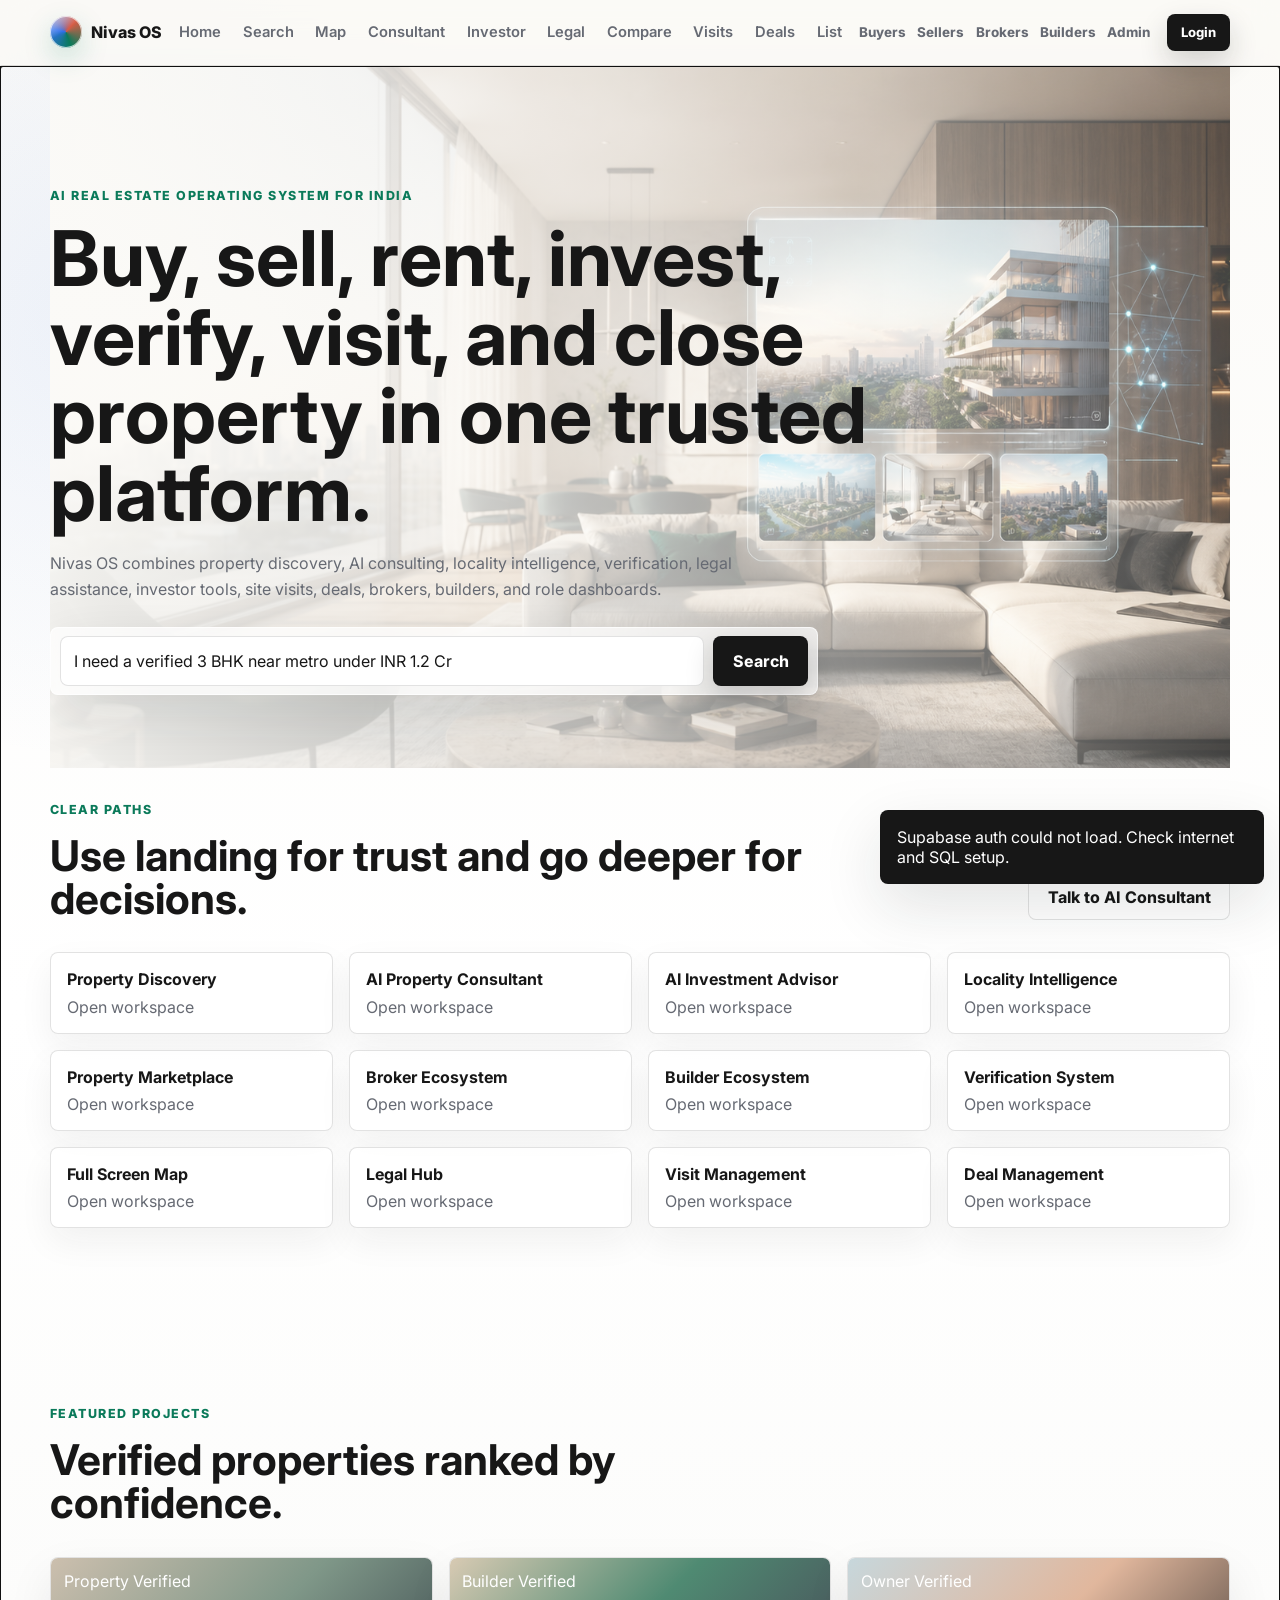
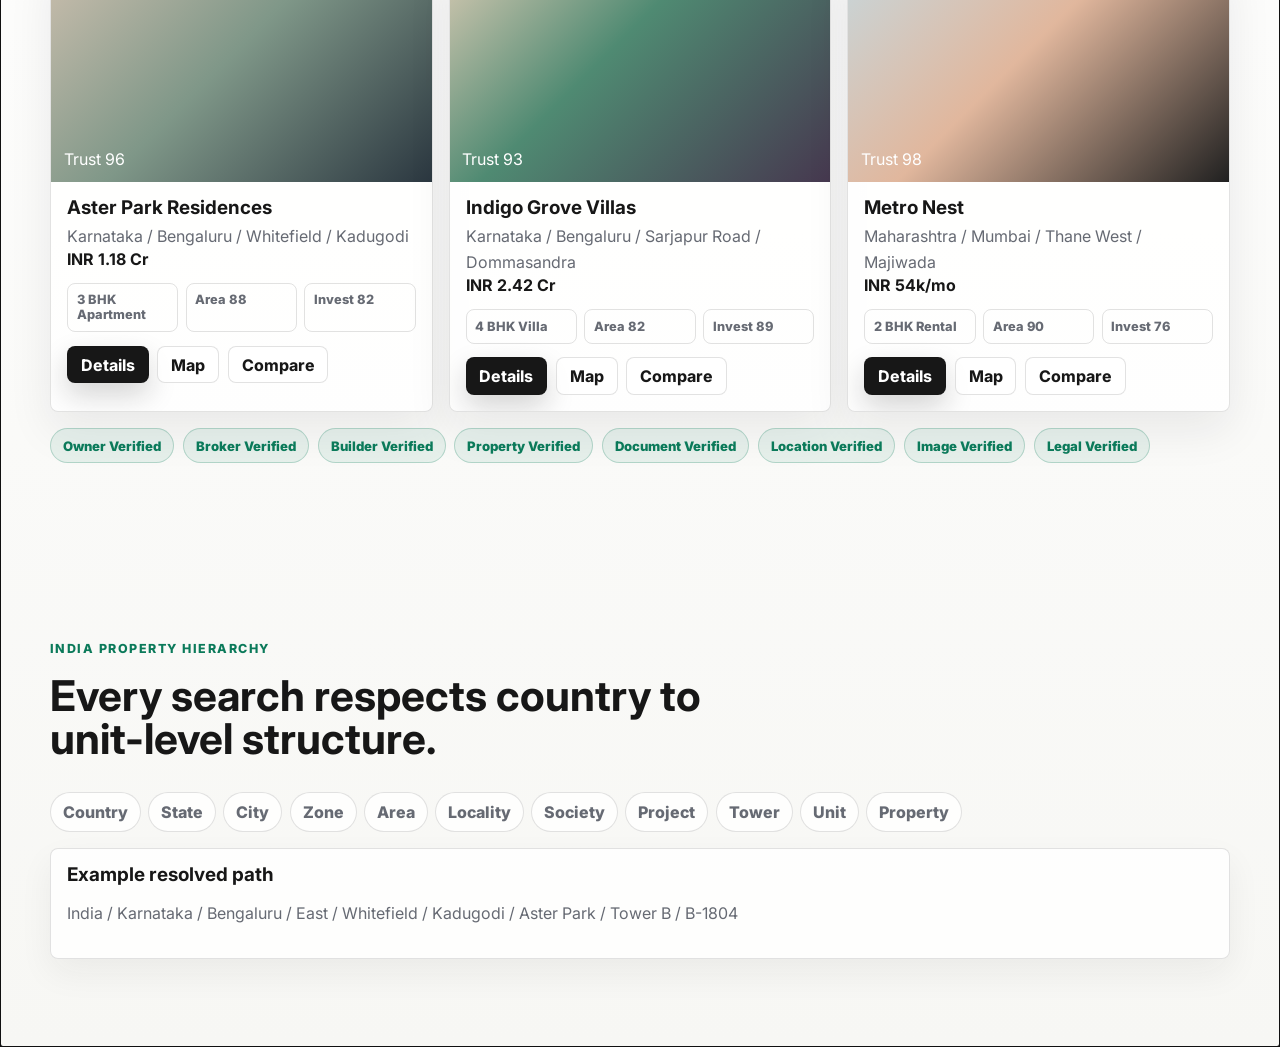
<file: index.html>
<!doctype html>
<html lang="en">
  <head>
    <meta charset="UTF-8" />
    <meta name="viewport" content="width=device-width, initial-scale=1.0" />
    <meta
      name="description"
      content="Nivas OS is an AI-powered real estate operating system for India covering discovery, consulting, investment, verification, legal, visits, and deals."
    />
    <title>Nivas OS | AI Real Estate Operating System</title>
    <link rel="preconnect" href="https://fonts.googleapis.com" />
    <link rel="preconnect" href="https://fonts.gstatic.com" crossorigin />
    <link
      href="https://fonts.googleapis.com/css2?family=Inter:wght@400;500;600;700;800&display=swap"
      rel="stylesheet"
    />
    <link rel="stylesheet" href="/styles.css?v=20260607-devlake" />
  </head>
  <body>
    <a class="skip-link" href="#app">Skip to content</a>
    <div id="shell"></div>
    <main id="app" tabindex="-1"></main>
    <div id="drawer-root"></div>
    <script src="/app.js?v=20260607-devlake"></script>
  </body>
</html>
</file>
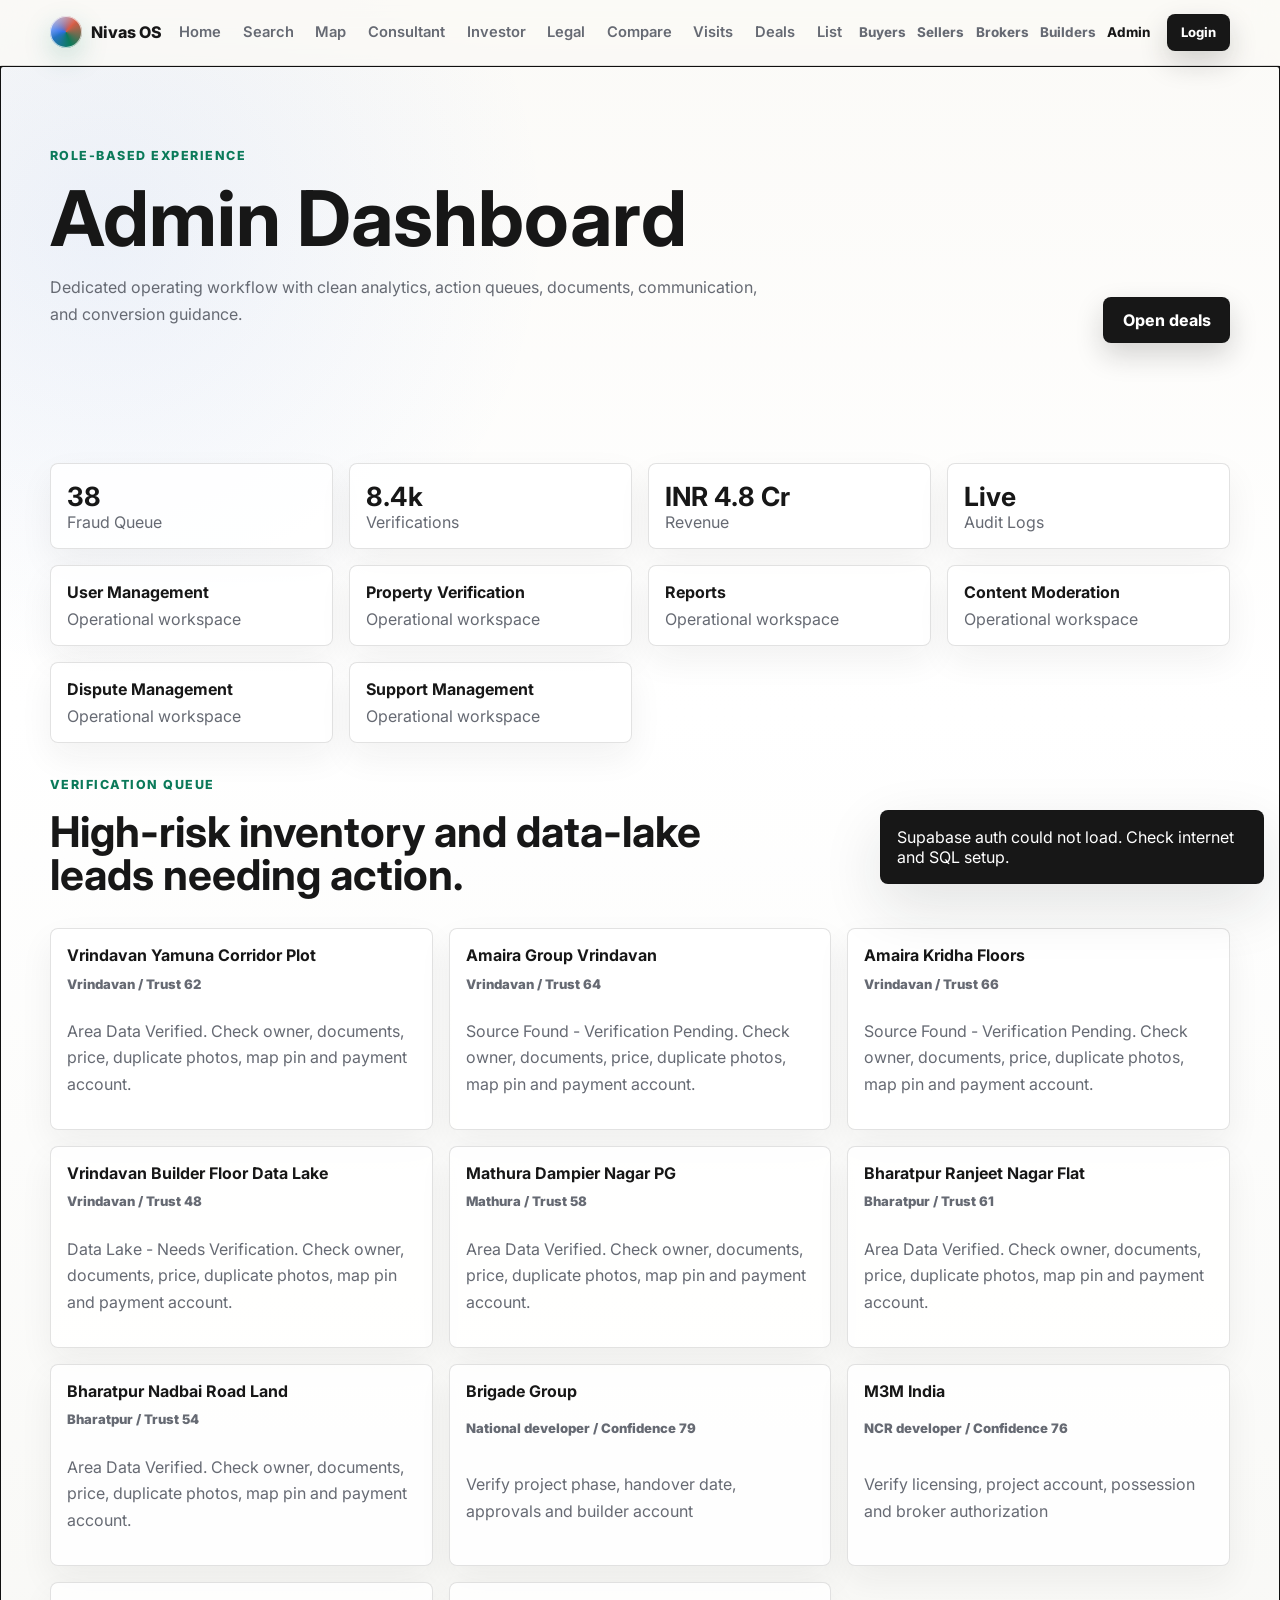
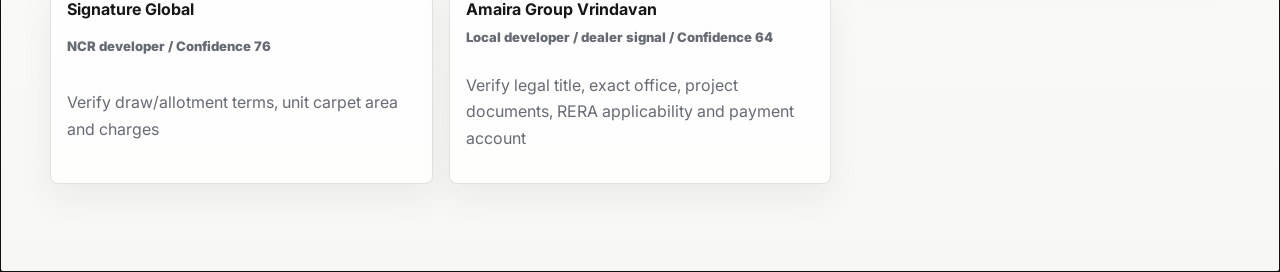
<file: admin/index.html>
<!doctype html><html lang="en"><head><meta charset="UTF-8" /><meta name="viewport" content="width=device-width, initial-scale=1.0" /><title>Nivas OS</title><link rel="preconnect" href="https://fonts.googleapis.com" /><link rel="preconnect" href="https://fonts.gstatic.com" crossorigin /><link href="https://fonts.googleapis.com/css2?family=Inter:wght@400;500;600;700;800&display=swap" rel="stylesheet" /><link rel="stylesheet" href="/styles.css?v=20260607-devlake" /></head><body><a class="skip-link" href="#app">Skip to content</a><div id="shell"></div><main id="app" tabindex="-1"></main><div id="drawer-root"></div><script src="/app.js?v=20260607-devlake"></script></body></html>
</file>
<file: styles.css>
:root {
  color-scheme: light;
  --ink: #171717;
  --muted: #666a73;
  --soft: #f6f4ef;
  --panel: rgba(255, 255, 255, 0.88);
  --line: rgba(23, 23, 23, 0.12);
  --line-strong: rgba(23, 23, 23, 0.2);
  --emerald: #0b7a5a;
  --blue: #2f6fed;
  --coral: #d95c45;
  --gold: #aa7a23;
  --plum: #6b5278;
  --shadow: 0 22px 60px rgba(27, 30, 37, 0.12);
  --radius: 8px;
  --max: 1180px;
}

* {
  box-sizing: border-box;
}

html {
  scroll-behavior: smooth;
}

body {
  margin: 0;
  font-family: Inter, ui-sans-serif, system-ui, -apple-system, BlinkMacSystemFont, "Segoe UI", sans-serif;
  color: var(--ink);
  background:
    radial-gradient(circle at 8% 12%, rgba(47, 111, 237, 0.08), transparent 28rem),
    linear-gradient(180deg, #fbfaf7 0%, #ffffff 38%, #f7f7f4 100%);
}

body.drawer-open {
  overflow: hidden;
}

button,
input,
textarea {
  font: inherit;
}

button,
a {
  -webkit-tap-highlight-color: transparent;
}

button {
  cursor: pointer;
}

a {
  color: inherit;
  text-decoration: none;
}

img {
  display: block;
  max-width: 100%;
}

.skip-link {
  position: fixed;
  left: 1rem;
  top: 1rem;
  z-index: 100;
  transform: translateY(-160%);
  background: var(--ink);
  color: #fff;
  padding: 0.75rem 1rem;
  border-radius: var(--radius);
}

.skip-link:focus {
  transform: translateY(0);
}

.site-header {
  position: sticky;
  top: 0;
  z-index: 50;
  display: flex;
  align-items: center;
  justify-content: space-between;
  gap: 1rem;
  padding: 0.85rem max(1.25rem, calc((100% - var(--max)) / 2));
  backdrop-filter: blur(20px);
  background: rgba(251, 250, 247, 0.78);
  border-bottom: 1px solid transparent;
  transition: border-color 180ms ease, background 180ms ease;
}

.site-header[data-elevated="true"] {
  border-bottom-color: var(--line);
  background: rgba(251, 250, 247, 0.94);
}

.brand {
  display: inline-flex;
  align-items: center;
  gap: 0.55rem;
  font-weight: 800;
  letter-spacing: 0;
}

.brand-mark {
  width: 2rem;
  height: 2rem;
  border-radius: 50%;
  background:
    linear-gradient(145deg, rgba(255, 255, 255, 0.7), transparent 46%),
    conic-gradient(from 160deg, var(--emerald), var(--blue), var(--coral), var(--emerald));
  box-shadow: inset 0 0 0 1px rgba(255, 255, 255, 0.7), 0 10px 28px rgba(11, 122, 90, 0.22);
}

.nav-links {
  display: flex;
  align-items: center;
  gap: 1.35rem;
  color: var(--muted);
  font-size: 0.92rem;
  font-weight: 600;
}

.nav-links a {
  transition: color 160ms ease;
}

.nav-links a:hover,
.nav-links a:focus-visible {
  color: var(--ink);
}

.header-actions {
  display: flex;
  align-items: center;
  gap: 0.65rem;
}

.button,
.icon-button,
.segmented button,
.role-tabs button,
.search-chips button {
  border: 1px solid var(--line);
  transition: transform 160ms ease, box-shadow 160ms ease, border-color 160ms ease, background 160ms ease;
}

.button {
  display: inline-flex;
  align-items: center;
  justify-content: center;
  min-height: 2.9rem;
  padding: 0 1.15rem;
  border-radius: var(--radius);
  background: var(--ink);
  color: #fff;
  font-weight: 750;
  white-space: nowrap;
  box-shadow: 0 12px 28px rgba(23, 23, 23, 0.18);
}

.button:hover,
.button:focus-visible {
  transform: translateY(-1px);
  box-shadow: 0 16px 36px rgba(23, 23, 23, 0.22);
}

.button.ghost {
  background: rgba(255, 255, 255, 0.72);
  color: var(--ink);
  box-shadow: none;
}

.button.compact {
  min-height: 2.45rem;
  padding-inline: 0.9rem;
}

.icon-button {
  display: inline-grid;
  place-items: center;
  width: 2.45rem;
  height: 2.45rem;
  border-radius: 50%;
  background: rgba(255, 255, 255, 0.72);
  color: var(--ink);
  font-size: 1.2rem;
}

.icon-button:hover,
.icon-button:focus-visible {
  border-color: var(--line-strong);
  transform: translateY(-1px);
}

.hero {
  position: relative;
  min-height: 82vh;
  display: flex;
  align-items: center;
  overflow: hidden;
  isolation: isolate;
  padding: 6rem max(1.25rem, calc((100% - var(--max)) / 2)) 4rem;
}

.hero-image,
.hero-overlay {
  position: absolute;
  inset: 0;
  width: 100%;
  height: 100%;
}

.hero-image {
  object-fit: cover;
  z-index: -3;
}

.hero-overlay {
  z-index: -2;
  background:
    linear-gradient(90deg, rgba(251, 250, 247, 0.94) 0%, rgba(251, 250, 247, 0.84) 34%, rgba(251, 250, 247, 0.38) 66%, rgba(251, 250, 247, 0.18) 100%),
    linear-gradient(180deg, rgba(251, 250, 247, 0.25), rgba(251, 250, 247, 0.84));
}

.hero-content {
  width: min(48rem, 100%);
}

.eyebrow {
  margin: 0 0 0.85rem;
  color: var(--emerald);
  font-size: 0.78rem;
  font-weight: 800;
  letter-spacing: 0.12em;
  text-transform: uppercase;
}

h1,
h2,
h3,
p {
  letter-spacing: 0;
}

h1,
h2,
h3 {
  margin: 0;
  line-height: 1.02;
}

h1 {
  max-width: 46rem;
  font-size: 4.65rem;
}

h2 {
  font-size: 2.65rem;
}

h3 {
  font-size: 1.18rem;
}

p {
  line-height: 1.65;
}

.hero-copy {
  max-width: 39rem;
  margin: 1.35rem 0 1.7rem;
  color: #3e4148;
  font-size: 1.12rem;
}

.hero-search {
  width: min(46rem, 100%);
  padding: 0.55rem;
  border: 1px solid rgba(255, 255, 255, 0.74);
  border-radius: var(--radius);
  background: rgba(255, 255, 255, 0.62);
  box-shadow: var(--shadow);
  backdrop-filter: blur(18px);
}

.hero-search label,
.prompt-row label,
.newsletter-form label {
  display: block;
  margin: 0 0 0.45rem;
  color: var(--muted);
  font-size: 0.78rem;
  font-weight: 800;
  text-transform: uppercase;
  letter-spacing: 0.08em;
}

.query-shell {
  display: grid;
  grid-template-columns: auto 1fr auto;
  align-items: center;
  gap: 0.75rem;
  padding: 0.4rem 0.4rem 0.4rem 0.8rem;
  border-radius: calc(var(--radius) - 2px);
  background: rgba(255, 255, 255, 0.9);
}

.query-shell input,
.newsletter-form input {
  width: 100%;
  border: 0;
  outline: 0;
  background: transparent;
  color: var(--ink);
}

.hero-metrics {
  display: flex;
  flex-wrap: wrap;
  gap: 0.75rem;
  margin-top: 1rem;
}

.hero-metrics span {
  padding: 0.58rem 0.72rem;
  border-radius: var(--radius);
  background: rgba(255, 255, 255, 0.68);
  color: var(--muted);
  font-size: 0.88rem;
  backdrop-filter: blur(12px);
}

.hero-metrics strong {
  color: var(--ink);
}

.location-picker,
.place-shortcuts {
  display: flex;
  flex-wrap: wrap;
  gap: 0.45rem;
}

.location-picker {
  margin-bottom: 0.55rem;
}

.place-shortcuts {
  margin-top: 0.8rem;
}

.location-picker button,
.place-shortcuts button,
.city-grid button {
  border: 1px solid var(--line);
  border-radius: 999px;
  background: rgba(255, 255, 255, 0.76);
  color: var(--muted);
  min-height: 2.2rem;
  padding: 0.45rem 0.7rem;
  font-weight: 800;
  transition: background 160ms ease, color 160ms ease, border-color 160ms ease, transform 160ms ease;
}

.location-picker button.active,
.location-picker button:hover,
.location-picker button:focus-visible,
.place-shortcuts button:hover,
.place-shortcuts button:focus-visible,
.city-grid button:hover,
.city-grid button:focus-visible {
  background: var(--ink);
  color: #fff;
  border-color: var(--ink);
  transform: translateY(-1px);
}

.section {
  width: min(var(--max), calc(100% - 2.5rem));
  margin: 0 auto;
  padding: 5.5rem 0;
}

.section-heading {
  max-width: 46rem;
  margin-bottom: 2rem;
}

.section-heading p:not(.eyebrow) {
  color: var(--muted);
  margin: 1rem 0 0;
}

.section-heading.split {
  max-width: none;
  display: flex;
  align-items: end;
  justify-content: space-between;
  gap: 2rem;
}

.section-heading.split > p {
  max-width: 29rem;
}

.ai-workspace,
.map-layout,
.faq-news {
  display: grid;
  grid-template-columns: minmax(0, 1.15fr) minmax(20rem, 0.85fr);
  gap: 1rem;
}

.ai-panel,
.ai-answer,
.score-panel,
.layer-panel,
.newsletter,
.faq,
.role-board {
  border: 1px solid var(--line);
  border-radius: var(--radius);
  background: var(--panel);
  box-shadow: 0 18px 45px rgba(27, 30, 37, 0.08);
  backdrop-filter: blur(18px);
}

.ai-panel {
  padding: 1rem;
}

.prompt-row textarea {
  width: 100%;
  resize: vertical;
  min-height: 8rem;
  border: 1px solid var(--line);
  border-radius: var(--radius);
  background: #fff;
  color: var(--ink);
  padding: 1rem;
  outline: 0;
}

.prompt-row textarea:focus,
.query-shell:focus-within,
.newsletter-form div:focus-within {
  box-shadow: 0 0 0 4px rgba(47, 111, 237, 0.14);
  border-color: rgba(47, 111, 237, 0.46);
}

.prompt-actions,
.search-chips {
  display: flex;
  flex-wrap: wrap;
  gap: 0.65rem;
  margin-top: 0.8rem;
}

.search-chips button {
  border-radius: 999px;
  background: #fff;
  color: var(--muted);
  padding: 0.55rem 0.8rem;
  font-weight: 700;
}

.search-chips button:hover,
.search-chips button:focus-visible {
  color: var(--ink);
  border-color: var(--line-strong);
}

.ai-answer {
  padding: 1.35rem;
  display: flex;
  flex-direction: column;
  justify-content: space-between;
}

.ai-label {
  margin: 0 0 1rem;
  color: var(--blue);
  font-weight: 800;
  font-size: 0.78rem;
  text-transform: uppercase;
}

.ai-answer p:not(.ai-label) {
  color: var(--muted);
}

.confidence-grid,
.property-scores,
.drawer-metrics {
  display: grid;
  grid-template-columns: repeat(3, 1fr);
  gap: 0.6rem;
}

.confidence-grid span,
.property-scores span,
.drawer-metrics span {
  display: grid;
  gap: 0.15rem;
  padding: 0.75rem;
  border: 1px solid var(--line);
  border-radius: var(--radius);
  background: rgba(255, 255, 255, 0.72);
  color: var(--muted);
  font-size: 0.82rem;
}

.confidence-grid strong,
.property-scores strong,
.drawer-metrics strong {
  color: var(--ink);
  font-size: 1.2rem;
}

.segmented,
.role-tabs {
  display: flex;
  flex-wrap: wrap;
  gap: 0.35rem;
  padding: 0.35rem;
  border: 1px solid var(--line);
  border-radius: var(--radius);
  background: rgba(255, 255, 255, 0.7);
}

.segmented button,
.role-tabs button {
  border: 0;
  border-radius: calc(var(--radius) - 2px);
  background: transparent;
  color: var(--muted);
  padding: 0.6rem 0.85rem;
  font-weight: 800;
}

.segmented button.active,
.role-tabs button.active {
  background: var(--ink);
  color: #fff;
}

.property-grid {
  display: grid;
  grid-template-columns: repeat(3, minmax(0, 1fr));
  gap: 1rem;
}

.property-card {
  border: 1px solid var(--line);
  border-radius: var(--radius);
  background: rgba(255, 255, 255, 0.82);
  box-shadow: 0 18px 45px rgba(27, 30, 37, 0.08);
  overflow: hidden;
  transition: transform 180ms ease, box-shadow 180ms ease, border-color 180ms ease;
}

.property-card:hover,
.property-card:focus-within {
  transform: translateY(-3px);
  border-color: rgba(11, 122, 90, 0.32);
  box-shadow: 0 26px 70px rgba(27, 30, 37, 0.13);
}

.property-media {
  min-height: 14rem;
  display: flex;
  flex-direction: column;
  justify-content: space-between;
  padding: 0.8rem;
  color: #fff;
  background:
    linear-gradient(145deg, rgba(23, 23, 23, 0.32), rgba(23, 23, 23, 0.08)),
    var(--media);
  background-size: cover;
  background-position: center;
}

.badge-row,
.property-actions {
  display: flex;
  flex-wrap: wrap;
  gap: 0.45rem;
}

.badge {
  display: inline-flex;
  align-items: center;
  min-height: 1.7rem;
  padding: 0.25rem 0.55rem;
  border-radius: 999px;
  background: rgba(255, 255, 255, 0.84);
  color: var(--ink);
  font-size: 0.72rem;
  font-weight: 800;
}

.property-body {
  padding: 1rem;
}

.property-title {
  display: flex;
  justify-content: space-between;
  gap: 0.75rem;
  align-items: flex-start;
}

.property-title p,
.property-body > p {
  margin: 0.35rem 0 0;
  color: var(--muted);
}

.property-title strong {
  white-space: nowrap;
}

.property-scores {
  margin: 0.9rem 0;
}

.property-actions button {
  flex: 1;
  min-width: 7rem;
}

.mini-button {
  min-height: 2.35rem;
  border: 1px solid var(--line);
  border-radius: var(--radius);
  background: #fff;
  color: var(--ink);
  font-weight: 800;
}

.mini-button.primary {
  background: var(--ink);
  color: #fff;
}

.intelligence-band {
  width: 100%;
  max-width: none;
  padding-inline: max(1.25rem, calc((100% - var(--max)) / 2));
  background: linear-gradient(135deg, #f7f1e7, #eef6f1 48%, #f8f8fb);
}

.intelligence-grid {
  display: grid;
  grid-template-columns: 0.8fr 1.2fr;
  gap: 1rem;
}

.score-panel {
  padding: 1.25rem;
}

.ring {
  width: 10rem;
  height: 10rem;
  display: grid;
  place-items: center;
  margin-bottom: 1rem;
  border-radius: 50%;
  background:
    radial-gradient(circle at center, #fff 0 58%, transparent 59%),
    conic-gradient(var(--emerald) 0 91%, rgba(23, 23, 23, 0.1) 91% 100%);
}

.ring span {
  font-size: 2.5rem;
  font-weight: 850;
}

.ring small {
  margin-top: -3.3rem;
  color: var(--muted);
  font-weight: 700;
}

.score-panel p {
  color: var(--muted);
}

.signal-grid {
  display: grid;
  grid-template-columns: repeat(3, 1fr);
  gap: 0.75rem;
}

.signal {
  min-height: 8rem;
  padding: 1rem;
  border: 1px solid var(--line);
  border-radius: var(--radius);
  background: rgba(255, 255, 255, 0.76);
}

.signal span {
  color: var(--muted);
  font-size: 0.82rem;
  font-weight: 800;
}

.signal strong {
  display: block;
  margin: 0.4rem 0;
  font-size: 1.85rem;
}

.signal small {
  color: var(--muted);
  line-height: 1.45;
}

.map-canvas {
  position: relative;
  min-height: 31rem;
  overflow: hidden;
  border: 1px solid var(--line);
  border-radius: var(--radius);
  background:
    linear-gradient(90deg, rgba(23, 23, 23, 0.08) 1px, transparent 1px) 0 0 / 4rem 4rem,
    linear-gradient(rgba(23, 23, 23, 0.08) 1px, transparent 1px) 0 0 / 4rem 4rem,
    linear-gradient(135deg, #e8eee8, #f9f4e8);
}

.heat {
  position: absolute;
  border-radius: 50%;
  filter: blur(18px);
  opacity: 0.72;
}

.heat-a {
  width: 15rem;
  height: 15rem;
  left: 12%;
  top: 18%;
  background: rgba(47, 111, 237, 0.28);
}

.heat-b {
  width: 18rem;
  height: 18rem;
  right: 10%;
  top: 28%;
  background: rgba(11, 122, 90, 0.28);
}

.heat-c {
  width: 11rem;
  height: 11rem;
  left: 42%;
  bottom: 7%;
  background: rgba(217, 92, 69, 0.22);
}

.map-pin {
  position: absolute;
  left: var(--x);
  top: var(--y);
  transform: translate(-50%, -50%);
  z-index: 3;
  border: 1px solid rgba(255, 255, 255, 0.8);
  border-radius: 999px;
  background: rgba(23, 23, 23, 0.86);
  color: #fff;
  padding: 0.55rem 0.75rem;
  font-weight: 850;
  box-shadow: 0 14px 34px rgba(23, 23, 23, 0.2);
}

.map-pin.active {
  background: var(--emerald);
}

.map-line {
  position: absolute;
  height: 0.34rem;
  border-radius: 999px;
  background: rgba(23, 23, 23, 0.2);
  transform-origin: left center;
}

.line-one {
  width: 62%;
  left: 8%;
  top: 44%;
  transform: rotate(-12deg);
}

.line-two {
  width: 46%;
  left: 36%;
  top: 66%;
  transform: rotate(18deg);
}

.layer-panel {
  padding: 1rem;
}

.layer-toggle {
  display: flex;
  align-items: center;
  justify-content: space-between;
  gap: 0.8rem;
  width: 100%;
  min-height: 3.3rem;
  margin-bottom: 0.6rem;
  border: 1px solid var(--line);
  border-radius: var(--radius);
  background: #fff;
  padding: 0.6rem 0.75rem;
  color: var(--ink);
  text-align: left;
  font-weight: 800;
}

.layer-toggle span:last-child {
  color: var(--muted);
  font-size: 0.8rem;
}

.layer-toggle.active {
  border-color: rgba(11, 122, 90, 0.34);
  background: rgba(11, 122, 90, 0.08);
}

.insight-grid,
.trust-grid,
.story-grid,
.category-grid,
.opportunity-grid,
.builder-grid,
.difference-grid,
.location-grid,
.why-grid,
.indicator-grid,
.feature-cloud,
.workflow-grid,
.state-grid,
.detail-grid,
.investor-grid,
.city-grid {
  display: grid;
  gap: 1rem;
}

.insight-grid {
  grid-template-columns: repeat(4, 1fr);
}

.location-grid,
.why-grid,
.indicator-grid {
  grid-template-columns: repeat(4, 1fr);
}

.feature-cloud {
  grid-template-columns: repeat(3, 1fr);
}

.workflow-grid {
  grid-template-columns: repeat(4, 1fr);
}

.state-grid {
  grid-template-columns: repeat(3, 1fr);
}

.detail-grid {
  grid-template-columns: repeat(3, 1fr);
}

.investor-grid {
  grid-template-columns: repeat(4, 1fr);
  margin-top: 1rem;
}

.city-grid {
  grid-template-columns: repeat(3, 1fr);
}

.insight-tile,
.trust-grid article,
.story-grid figure,
.category-grid article,
.opportunity-grid article,
.builder-grid article,
.difference-grid article,
.location-grid article,
.why-grid article,
.indicator-grid article,
.feature-cloud article,
.workflow-grid article,
.state-grid article,
.detail-grid article,
.investor-grid article,
.city-grid article {
  margin: 0;
  border: 1px solid var(--line);
  border-radius: var(--radius);
  background: rgba(255, 255, 255, 0.82);
  padding: 1rem;
  box-shadow: 0 14px 34px rgba(27, 30, 37, 0.06);
}

.insight-tile span,
.opportunity-grid span,
.difference-grid span,
.location-grid span,
.indicator-grid span {
  color: var(--muted);
  font-size: 0.8rem;
  font-weight: 800;
  text-transform: uppercase;
}

.insight-tile strong,
.opportunity-grid strong,
.location-grid strong {
  display: block;
  margin: 0.5rem 0;
  font-size: 2rem;
}

.insight-tile p,
.trust-grid p,
.opportunity-grid p,
.builder-grid p,
.difference-grid p,
.location-grid p,
.why-grid p,
.indicator-grid p,
.feature-cloud span,
.workflow-grid li,
.state-grid p,
.detail-grid span,
.investor-grid span,
.city-grid p {
  color: var(--muted);
  margin-bottom: 0;
}

.feature-cloud article,
.detail-grid article,
.investor-grid article,
.city-grid article {
  display: grid;
  gap: 0.45rem;
}

.city-grid span {
  color: var(--emerald);
  font-size: 0.78rem;
  font-weight: 850;
  letter-spacing: 0.08em;
  text-transform: uppercase;
}

.city-grid strong {
  font-size: 1.2rem;
}

.city-grid button {
  width: fit-content;
  border-radius: var(--radius);
  background: #fff;
}

.workflow-grid h3 {
  margin-bottom: 0.8rem;
}

.workflow-grid ul {
  margin: 0;
  padding-left: 1.1rem;
}

.workflow-grid li {
  margin: 0.45rem 0;
  line-height: 1.45;
}

.indicator-grid strong {
  display: block;
  margin: 0.45rem 0;
  font-size: 1.2rem;
}

.decision-states {
  width: 100%;
  max-width: none;
  padding-inline: max(1.25rem, calc((100% - var(--max)) / 2));
  background: linear-gradient(135deg, #f8faf7, #eef3f6);
}

.skeleton-screen {
  display: grid;
  gap: 0.5rem;
  margin-bottom: 1rem;
}

.skeleton-screen span {
  display: block;
  height: 0.8rem;
  border-radius: 999px;
  background: linear-gradient(90deg, rgba(23, 23, 23, 0.08), rgba(23, 23, 23, 0.16), rgba(23, 23, 23, 0.08));
  background-size: 220% 100%;
  animation: shimmer 1.5s infinite linear;
}

.skeleton-screen span:nth-child(1) {
  width: 88%;
}

.skeleton-screen span:nth-child(2) {
  width: 64%;
}

.skeleton-screen span:nth-child(3) {
  width: 76%;
}

.empty-state {
  display: grid;
  place-items: center;
  min-height: 5rem;
  margin-bottom: 1rem;
  border: 1px dashed var(--line-strong);
  border-radius: var(--radius);
  color: var(--muted);
  font-weight: 850;
  background: rgba(255, 255, 255, 0.58);
}

.pulse-state {
  width: 4.5rem;
  height: 4.5rem;
  margin-bottom: 1rem;
  border-radius: 50%;
  background: rgba(11, 122, 90, 0.12);
  box-shadow: 0 0 0 0 rgba(11, 122, 90, 0.28);
  animation: pulse 1.8s infinite;
}

@keyframes shimmer {
  to {
    background-position: -220% 0;
  }
}

@keyframes pulse {
  70% {
    box-shadow: 0 0 0 1.1rem rgba(11, 122, 90, 0);
  }
  100% {
    box-shadow: 0 0 0 0 rgba(11, 122, 90, 0);
  }
}

.compare-table {
  overflow: auto;
  border: 1px solid var(--line);
  border-radius: var(--radius);
  background: rgba(255, 255, 255, 0.82);
}

.compare-row {
  display: grid;
  grid-template-columns: 12rem repeat(3, minmax(14rem, 1fr));
  min-width: 58rem;
  border-bottom: 1px solid var(--line);
}

.compare-row:last-child {
  border-bottom: 0;
}

.compare-cell {
  padding: 0.9rem;
  border-right: 1px solid var(--line);
}

.compare-cell:last-child {
  border-right: 0;
}

.compare-cell.label {
  background: rgba(246, 244, 239, 0.78);
  color: var(--muted);
  font-weight: 850;
}

.role-tabs {
  width: fit-content;
  margin-bottom: 1rem;
}

.role-board {
  padding: 1rem;
}

.role-metrics {
  display: grid;
  grid-template-columns: repeat(4, 1fr);
  gap: 0.8rem;
  margin-bottom: 1rem;
}

.role-metrics span {
  display: grid;
  gap: 0.25rem;
  border: 1px solid var(--line);
  border-radius: var(--radius);
  background: #fff;
  padding: 0.85rem;
  color: var(--muted);
  font-size: 0.82rem;
}

.role-metrics strong {
  color: var(--ink);
  font-size: 1.4rem;
}

.role-actions {
  display: grid;
  grid-template-columns: repeat(3, 1fr);
  gap: 0.8rem;
}

.role-actions article {
  border: 1px solid var(--line);
  border-radius: var(--radius);
  background: #fff;
  padding: 1rem;
}

.role-actions p {
  color: var(--muted);
  margin-bottom: 0;
}

.trust-grid {
  grid-template-columns: repeat(3, 1fr);
}

.mini-icon {
  display: grid;
  place-items: center;
  width: 2.2rem;
  height: 2.2rem;
  border-radius: 50%;
  margin-bottom: 0.8rem;
  background: rgba(11, 122, 90, 0.1);
  color: var(--emerald);
  font-weight: 900;
}

.story-band {
  width: 100%;
  max-width: none;
  padding-inline: max(1.25rem, calc((100% - var(--max)) / 2));
  background: #171717;
  color: #fff;
}

.story-band .eyebrow {
  color: #9be0c2;
}

.story-grid {
  grid-template-columns: repeat(2, 1fr);
}

.story-grid figure {
  background: rgba(255, 255, 255, 0.08);
  border-color: rgba(255, 255, 255, 0.14);
}

blockquote {
  margin: 0;
  font-size: 1.25rem;
  line-height: 1.55;
}

figcaption {
  margin-top: 1rem;
  color: rgba(255, 255, 255, 0.65);
}

.category-grid {
  grid-template-columns: repeat(3, 1fr);
}

.category-grid article {
  display: grid;
  gap: 0.45rem;
}

.category-grid span {
  color: var(--muted);
}

.opportunity-grid {
  grid-template-columns: repeat(3, 1fr);
}

.builder-grid,
.difference-grid {
  grid-template-columns: repeat(2, 1fr);
}

.bar {
  height: 0.55rem;
  overflow: hidden;
  border-radius: 999px;
  background: rgba(23, 23, 23, 0.09);
}

.bar span {
  display: block;
  height: 100%;
  border-radius: inherit;
  background: linear-gradient(90deg, var(--emerald), var(--blue));
}

.faq,
.newsletter {
  padding: 1.2rem;
}

details {
  border-top: 1px solid var(--line);
  padding: 1rem 0;
}

summary {
  cursor: pointer;
  font-weight: 850;
}

details p {
  color: var(--muted);
}

.newsletter-form div {
  display: grid;
  grid-template-columns: 1fr auto;
  align-items: center;
  gap: 0.6rem;
  padding: 0.45rem;
  border: 1px solid var(--line);
  border-radius: var(--radius);
  background: #fff;
}

.footer {
  display: flex;
  justify-content: space-between;
  gap: 2rem;
  width: min(var(--max), calc(100% - 2.5rem));
  margin: 0 auto;
  padding: 3rem 0;
  border-top: 1px solid var(--line);
}

.footer p,
.footer-links {
  color: var(--muted);
}

.footer-links {
  display: flex;
  gap: 1rem;
  flex-wrap: wrap;
  font-weight: 700;
}

.detail-drawer {
  position: fixed;
  inset: 0;
  z-index: 90;
  display: none;
  justify-content: flex-end;
  background: rgba(23, 23, 23, 0.34);
  backdrop-filter: blur(8px);
}

.detail-drawer.open {
  display: flex;
}

.drawer-panel {
  width: min(44rem, 100%);
  height: 100%;
  overflow-y: auto;
  background: #fbfaf7;
  box-shadow: -26px 0 60px rgba(23, 23, 23, 0.18);
  padding: 1rem;
  animation: drawerIn 220ms ease both;
}

.drawer-close {
  position: sticky;
  top: 0.5rem;
  z-index: 2;
  margin-left: auto;
}

.drawer-hero {
  min-height: 16rem;
  border-radius: var(--radius);
  background:
    linear-gradient(145deg, rgba(23, 23, 23, 0.38), rgba(23, 23, 23, 0.08)),
    var(--media);
  background-size: cover;
  background-position: center;
}

.drawer-section {
  border: 1px solid var(--line);
  border-radius: var(--radius);
  background: rgba(255, 255, 255, 0.82);
  padding: 1rem;
  margin-top: 0.85rem;
}

.drawer-section p,
.drawer-section li {
  color: var(--muted);
}

.drawer-section ul {
  padding-left: 1.1rem;
  margin-bottom: 0;
}

/* Multi-page operating system shell */
.role-nav {
  display: flex;
  align-items: center;
  gap: 0.7rem;
  color: var(--muted);
  font-size: 0.84rem;
  font-weight: 750;
}

.nav-links a.active,
.role-nav a.active {
  color: var(--ink);
}

.page-hero,
.landing-hero {
  width: min(var(--max), calc(100% - 2.5rem));
  margin: 0 auto;
  padding: 5rem 0 2rem;
}

.page-hero {
  display: grid;
  grid-template-columns: minmax(0, 1fr) auto;
  align-items: end;
  gap: 2rem;
}

.page-hero h1,
.landing-copy h1 {
  max-width: 58rem;
  font-size: clamp(2.4rem, 6vw, 4.8rem);
}

.page-hero p:not(.eyebrow),
.landing-copy p:not(.eyebrow) {
  max-width: 46rem;
  color: var(--muted);
}

.hero-actions {
  display: flex;
  flex-wrap: wrap;
  gap: 0.7rem;
}

.landing-hero {
  position: relative;
  min-height: 78vh;
  display: grid;
  align-items: center;
  overflow: hidden;
}

.landing-hero img {
  position: absolute;
  inset: 0;
  z-index: -2;
  width: 100%;
  height: 100%;
  object-fit: cover;
  border-radius: 0;
}

.landing-hero::after {
  content: "";
  position: absolute;
  inset: 0;
  z-index: -1;
  background: linear-gradient(90deg, rgba(251, 250, 247, 0.96), rgba(251, 250, 247, 0.72), rgba(251, 250, 247, 0.26));
}

.landing-copy {
  max-width: 58rem;
}

.ai-search {
  display: grid;
  grid-template-columns: 1fr auto;
  gap: 0.6rem;
  max-width: 48rem;
  margin-top: 1.5rem;
  padding: 0.55rem;
  border: 1px solid rgba(255, 255, 255, 0.7);
  border-radius: var(--radius);
  background: rgba(255, 255, 255, 0.72);
  box-shadow: var(--shadow);
  backdrop-filter: blur(18px);
}

.ai-search input,
.search-console input,
.search-console select,
.filter-grid select,
.chat-panel textarea {
  width: 100%;
  border: 1px solid var(--line);
  border-radius: var(--radius);
  background: #fff;
  color: var(--ink);
  padding: 0.85rem;
  outline: 0;
}

.button.small {
  min-height: 2.35rem;
  padding-inline: 0.8rem;
}

.compact-section {
  padding-top: 2rem;
}

.module-grid,
.metric-grid,
.score-grid,
.filter-grid,
.developer-grid,
.verification-grid,
.board-grid,
.checklist-grid {
  display: grid;
  gap: 1rem;
}

.module-grid {
  grid-template-columns: repeat(4, 1fr);
}

.developer-grid {
  grid-template-columns: repeat(3, 1fr);
}

.verification-grid {
  grid-template-columns: repeat(3, 1fr);
}

.module-grid.two {
  grid-template-columns: repeat(3, 1fr);
}

.metric-grid {
  grid-template-columns: repeat(4, 1fr);
  margin-bottom: 1rem;
}

.score-grid {
  grid-template-columns: repeat(3, 1fr);
  margin-top: 1rem;
}

.filter-grid {
  grid-template-columns: repeat(5, 1fr);
  margin-bottom: 1rem;
}

.search-console {
  display: grid;
  grid-template-columns: minmax(14rem, 1.5fr) repeat(5, minmax(9rem, 1fr));
  gap: 0.85rem;
  align-items: end;
  border: 1px solid var(--line);
  border-radius: var(--radius);
  background: rgba(255, 255, 255, 0.84);
  padding: 1rem;
  box-shadow: 0 14px 34px rgba(27, 30, 37, 0.06);
}

.search-guide {
  display: grid;
  gap: 1rem;
  margin-bottom: 1rem;
  border: 1px solid var(--line);
  border-radius: var(--radius);
  background: rgba(255, 255, 255, 0.86);
  padding: 1rem;
  box-shadow: 0 14px 34px rgba(27, 30, 37, 0.06);
}

.search-guide h3,
.search-guide p {
  margin: 0;
}

.search-guide p {
  color: var(--muted);
}

.search-preset-row {
  display: flex;
  flex-wrap: wrap;
  gap: 0.55rem;
}

.search-preset-row button {
  border: 1px solid var(--line);
  border-radius: 999px;
  background: #fff;
  color: var(--ink);
  padding: 0.6rem 0.78rem;
  font-weight: 850;
}

.search-preset-row button:hover,
.search-preset-row button:focus-visible {
  border-color: var(--line-strong);
  box-shadow: 0 8px 20px rgba(27, 30, 37, 0.1);
}

.search-console label {
  display: grid;
  gap: 0.35rem;
  color: var(--muted);
  font-size: 0.82rem;
  font-weight: 850;
}

.search-actions {
  grid-column: 1 / -1;
  display: flex;
  flex-wrap: wrap;
  gap: 0.65rem;
}

.search-summary {
  margin: 1rem 0;
  color: var(--muted);
  font-weight: 750;
}

.board-grid,
.checklist-grid {
  grid-template-columns: repeat(3, 1fr);
}

.module-card,
.developer-card,
.verification-grid article,
.metric-grid article,
.score-grid article,
.board-grid article,
.checklist-grid article,
.panel {
  border: 1px solid var(--line);
  border-radius: var(--radius);
  background: rgba(255, 255, 255, 0.82);
  padding: 1rem;
  box-shadow: 0 14px 34px rgba(27, 30, 37, 0.06);
}

.module-card {
  display: grid;
  gap: 0.45rem;
}

.developer-card,
.verification-grid article {
  display: grid;
  gap: 0.65rem;
}

.developer-card span,
.verification-grid span {
  color: var(--muted);
  font-size: 0.82rem;
  font-weight: 850;
}

.developer-card strong {
  display: block;
  font-size: 1.2rem;
}

.module-card span,
.metric-grid span,
.score-grid p,
.board-grid p,
.checklist-grid p,
.panel p,
.developer-card p,
.verification-grid p,
.filter-grid label {
  color: var(--muted);
}

.compact-heading {
  margin-top: 2rem;
}

.source-note {
  display: grid;
  gap: 0.35rem;
  margin: 1rem 0;
  border: 1px solid var(--line);
  border-radius: var(--radius);
  background: rgba(246, 244, 239, 0.8);
  padding: 0.85rem;
}

.source-note span,
.compact-import p {
  color: var(--muted);
}

.compact-import {
  margin-top: 1rem;
  border: 0;
  background: transparent;
  padding: 0;
  box-shadow: none;
}

.compact-import h3,
.compact-import p {
  margin: 0;
}

.compact-import textarea {
  min-height: 15rem;
  font-family: "SFMono-Regular", Consolas, "Liberation Mono", monospace;
  font-size: 0.82rem;
  line-height: 1.55;
  white-space: pre;
}

.metric-grid strong,
.score-grid strong {
  display: block;
  color: var(--ink);
  font-size: 1.65rem;
}

.hierarchy-chain {
  display: flex;
  flex-wrap: wrap;
  gap: 0.45rem;
  margin-bottom: 1rem;
}

.hierarchy-chain span,
.recommendation-strip button {
  border: 1px solid var(--line);
  border-radius: 999px;
  background: rgba(255, 255, 255, 0.78);
  color: var(--muted);
  padding: 0.55rem 0.75rem;
  font-weight: 800;
}

.filter-grid label {
  display: grid;
  gap: 0.4rem;
  font-size: 0.82rem;
  font-weight: 800;
}

.recommendation-strip {
  display: flex;
  flex-wrap: wrap;
  gap: 0.55rem;
  margin-bottom: 1rem;
}

.trust-badge-row {
  display: flex;
  flex-wrap: wrap;
  gap: 0.55rem;
  margin-top: 1rem;
}

.trust-badge-row span {
  border: 1px solid rgba(11, 122, 90, 0.24);
  border-radius: 999px;
  background: rgba(11, 122, 90, 0.08);
  color: var(--emerald);
  padding: 0.55rem 0.75rem;
  font-size: 0.82rem;
  font-weight: 850;
}

.property-media {
  background: var(--media);
}

.mini-score {
  display: grid;
  grid-template-columns: repeat(3, 1fr);
  gap: 0.45rem;
  margin: 0.85rem 0;
}

.mini-score span {
  border: 1px solid var(--line);
  border-radius: var(--radius);
  padding: 0.55rem;
  color: var(--muted);
  font-size: 0.8rem;
  font-weight: 800;
}

.card-actions {
  display: flex;
  gap: 0.55rem;
}

.detail-layout {
  display: grid;
  grid-template-columns: 0.9fr 1.1fr;
  gap: 1rem;
}

.gallery-panel {
  min-height: 36rem;
  display: flex;
  align-items: flex-end;
  flex-wrap: wrap;
  gap: 0.5rem;
  padding: 1rem;
  border-radius: var(--radius);
  background: var(--media);
}

.gallery-panel span {
  border-radius: 999px;
  background: rgba(255, 255, 255, 0.84);
  color: var(--ink);
  padding: 0.45rem 0.7rem;
  font-weight: 800;
}

.detail-stack {
  display: grid;
  gap: 1rem;
}

.map-page {
  width: min(var(--max), calc(100% - 2.5rem));
  margin: 0 auto 4rem;
  display: grid;
  grid-template-columns: minmax(0, 1fr) 22rem;
  gap: 1rem;
}

.map-canvas.big {
  min-height: 42rem;
}

.real-map-shell {
  position: relative;
  min-height: 42rem;
  overflow: hidden;
  border: 1px solid var(--line);
  border-radius: var(--radius);
  background: #e9eee8;
  box-shadow: 0 18px 45px rgba(27, 30, 37, 0.08);
}

.real-map {
  position: absolute;
  inset: 0;
  z-index: 1;
}

.map-command-center {
  position: absolute;
  top: 1rem;
  left: 1rem;
  right: 1rem;
  z-index: 5;
  display: grid;
  gap: 0.65rem;
  max-width: 44rem;
  border: 1px solid var(--line);
  border-radius: var(--radius);
  background: rgba(255, 255, 255, 0.88);
  padding: 0.75rem;
  box-shadow: 0 18px 44px rgba(27, 30, 37, 0.13);
  backdrop-filter: blur(16px);
}

.map-search-bar {
  display: grid;
  grid-template-columns: 1fr auto;
  gap: 0.55rem;
}

.map-search-bar input {
  min-width: 0;
  border: 1px solid var(--line);
  border-radius: var(--radius);
  background: #fff;
  color: var(--ink);
  padding: 0.75rem 0.8rem;
  outline: 0;
}

.map-action-row {
  display: flex;
  flex-wrap: wrap;
  gap: 0.45rem;
}

.map-action-row button {
  border: 1px solid var(--line);
  border-radius: 999px;
  background: #fff;
  color: var(--ink);
  padding: 0.52rem 0.72rem;
  font-size: 0.82rem;
  font-weight: 850;
}

.map-action-row button:hover,
.map-action-row button:focus-visible {
  border-color: var(--line-strong);
  box-shadow: 0 8px 20px rgba(27, 30, 37, 0.1);
}

.map-search-results {
  display: grid;
  gap: 0.45rem;
  max-height: 13rem;
  overflow: auto;
  color: var(--muted);
  font-size: 0.86rem;
}

.map-search-results button {
  display: grid;
  gap: 0.18rem;
  width: 100%;
  border: 1px solid var(--line);
  border-radius: var(--radius);
  background: rgba(255, 255, 255, 0.92);
  color: var(--ink);
  padding: 0.65rem;
  text-align: left;
}

.map-search-results span,
.map-insight-panel p {
  color: var(--muted);
}

.map-insight-panel {
  display: grid;
  gap: 0.55rem;
  border: 1px solid var(--line);
  border-radius: var(--radius);
  background: rgba(255, 255, 255, 0.9);
  padding: 1rem;
}

.map-insight-panel h3,
.map-insight-panel p {
  margin: 0;
}

.listing-map-card {
  display: grid;
  gap: 1rem;
  border: 1px solid var(--line);
  border-radius: var(--radius);
  background: rgba(255, 255, 255, 0.82);
  padding: 1rem;
  box-shadow: 0 18px 42px rgba(27, 30, 37, 0.07);
}

.listing-map-card h3,
.listing-map-card p {
  margin: 0;
}

.listing-map-card p {
  color: var(--muted);
}

.location-presets {
  display: flex;
  flex-wrap: wrap;
  gap: 0.55rem;
}

.location-presets button {
  border: 1px solid var(--line);
  border-radius: 999px;
  background: #fff;
  color: var(--ink);
  padding: 0.6rem 0.85rem;
  font-weight: 850;
  cursor: pointer;
  transition: transform 180ms ease, border-color 180ms ease, box-shadow 180ms ease;
}

.location-presets button:hover,
.location-presets button:focus-visible {
  border-color: rgba(23, 23, 23, 0.24);
  box-shadow: 0 10px 24px rgba(27, 30, 37, 0.1);
  transform: translateY(-1px);
}

.listing-map-shell {
  position: relative;
  min-height: 24rem;
  overflow: hidden;
  border: 1px solid var(--line);
  border-radius: var(--radius);
  background: #e9eee8;
}

.listing-map-picker {
  position: absolute;
  inset: 0;
  z-index: 1;
}

.map-helper {
  font-size: 0.92rem;
}

.map-loading {
  position: absolute;
  inset: 1rem;
  z-index: 2;
  display: grid;
  place-items: center;
  border-radius: var(--radius);
  background: rgba(255, 255, 255, 0.82);
  color: var(--muted);
  font-weight: 850;
  backdrop-filter: blur(10px);
}

.poi-icon {
  display: grid;
  place-items: center;
}

.poi-icon span {
  display: block;
  width: 1rem;
  height: 1rem;
  border: 2px solid #fff;
  border-radius: 50%;
  box-shadow: 0 8px 20px rgba(23, 23, 23, 0.28);
}

.leaflet-popup-content-wrapper,
.leaflet-popup-tip {
  border-radius: var(--radius);
}

.advisor-layout {
  display: grid;
  grid-template-columns: 0.85fr 1.15fr;
  gap: 1rem;
}

.chat-panel {
  display: grid;
  gap: 0.75rem;
  border: 1px solid var(--line);
  border-radius: var(--radius);
  background: rgba(255, 255, 255, 0.82);
  padding: 1rem;
}

.chat-log {
  display: grid;
  gap: 0.65rem;
  max-height: 24rem;
  overflow: auto;
}

.chat-log p {
  margin: 0;
  border: 1px solid var(--line);
  border-radius: var(--radius);
  background: #fff;
  padding: 0.75rem;
}

.compare-table {
  overflow: auto;
}

.compare-row {
  display: grid;
  grid-template-columns: 12rem repeat(3, minmax(12rem, 1fr));
  min-width: 52rem;
  border-bottom: 1px solid var(--line);
}

.compare-row strong,
.compare-row span {
  padding: 0.9rem;
  border-right: 1px solid var(--line);
}

.toast {
  position: fixed;
  right: 1rem;
  bottom: 1rem;
  z-index: 100;
  max-width: 24rem;
  border: 1px solid var(--line);
  border-radius: var(--radius);
  background: var(--ink);
  color: #fff;
  padding: 1rem;
  box-shadow: var(--shadow);
}

.account-nav {
  display: flex;
  align-items: center;
  gap: 0.55rem;
  color: var(--muted);
  font-size: 0.82rem;
  font-weight: 850;
}

.auth-layout {
  display: grid;
  grid-template-columns: repeat(2, 1fr);
  gap: 1rem;
}

.os-form {
  display: grid;
  gap: 0.85rem;
  border: 1px solid var(--line);
  border-radius: var(--radius);
  background: rgba(255, 255, 255, 0.84);
  padding: 1rem;
  box-shadow: 0 14px 34px rgba(27, 30, 37, 0.06);
}

.os-form.wide {
  grid-column: 1 / -1;
}

.os-form label,
.form-grid label {
  display: grid;
  gap: 0.35rem;
  color: var(--muted);
  font-size: 0.82rem;
  font-weight: 850;
}

.os-form input,
.os-form select,
.os-form textarea {
  width: 100%;
  border: 1px solid var(--line);
  border-radius: var(--radius);
  background: #fff;
  color: var(--ink);
  padding: 0.78rem;
  outline: 0;
}

.os-form textarea {
  min-height: 7rem;
  resize: vertical;
}

.form-grid {
  display: grid;
  grid-template-columns: repeat(3, 1fr);
  gap: 0.85rem;
}

.empty-state-block {
  display: grid;
  gap: 0.75rem;
  border: 1px solid var(--line);
  border-radius: var(--radius);
  background: rgba(255, 255, 255, 0.84);
  padding: 1.2rem;
}

@keyframes drawerIn {
  from {
    transform: translateX(2rem);
    opacity: 0.6;
  }
  to {
    transform: translateX(0);
    opacity: 1;
  }
}

@media (prefers-reduced-motion: reduce) {
  *,
  *::before,
  *::after {
    scroll-behavior: auto !important;
    transition-duration: 0.01ms !important;
    animation-duration: 0.01ms !important;
    animation-iteration-count: 1 !important;
  }
}

@media (max-width: 980px) {
  .nav-links {
    display: none;
  }

  h1 {
    font-size: 3.35rem;
  }

  h2 {
    font-size: 2.15rem;
  }

  .hero {
    min-height: auto;
    padding-top: 5rem;
  }

  .hero-overlay {
    background:
      linear-gradient(180deg, rgba(251, 250, 247, 0.92) 0%, rgba(251, 250, 247, 0.78) 58%, rgba(251, 250, 247, 0.9) 100%);
  }

  .ai-workspace,
  .map-layout,
  .faq-news,
  .intelligence-grid,
  .section-heading.split {
    grid-template-columns: 1fr;
    display: grid;
  }

  .property-grid,
  .insight-grid,
  .signal-grid,
  .trust-grid,
  .category-grid,
  .opportunity-grid,
  .role-metrics,
  .role-actions,
  .location-grid,
  .why-grid,
  .indicator-grid,
  .feature-cloud,
  .workflow-grid,
  .state-grid,
  .detail-grid,
  .investor-grid,
  .city-grid {
    grid-template-columns: repeat(2, 1fr);
  }
}

@media (max-width: 680px) {
  .site-header {
    padding-inline: 1rem;
  }

  .brand span:last-child {
    display: none;
  }

  .button.compact {
    display: none;
  }

  .hero {
    padding: 4.5rem 1rem 3rem;
  }

  h1 {
    font-size: 2.45rem;
  }

  h2 {
    font-size: 1.85rem;
  }

  .query-shell,
  .newsletter-form div {
    grid-template-columns: 1fr;
  }

  .query-shell > span {
    display: none;
  }

  .section {
    width: calc(100% - 2rem);
    padding: 4rem 0;
  }

  .property-grid,
  .insight-grid,
  .signal-grid,
  .trust-grid,
  .story-grid,
  .category-grid,
  .opportunity-grid,
  .builder-grid,
  .difference-grid,
  .role-metrics,
  .role-actions,
  .confidence-grid,
  .property-scores,
  .drawer-metrics,
  .location-grid,
  .why-grid,
  .indicator-grid,
  .feature-cloud,
  .workflow-grid,
  .state-grid,
  .detail-grid,
  .investor-grid,
  .city-grid {
    grid-template-columns: 1fr;
  }

  .map-canvas {
    min-height: 24rem;
  }
}

@media (max-width: 1100px) {
  .module-grid,
  .metric-grid,
  .developer-grid,
  .verification-grid,
  .filter-grid,
  .search-console {
    grid-template-columns: repeat(2, 1fr);
  }

  .map-page,
  .detail-layout,
  .advisor-layout,
  .page-hero,
  .auth-layout {
    grid-template-columns: 1fr;
  }

  .role-nav {
    display: none;
  }
}

@media (max-width: 720px) {
  .page-hero,
  .landing-hero,
  .section,
  .map-page {
    width: calc(100% - 2rem);
  }

  .module-grid,
  .module-grid.two,
  .metric-grid,
  .developer-grid,
  .verification-grid,
  .score-grid,
  .filter-grid,
  .search-console,
  .board-grid,
  .checklist-grid,
  .mini-score,
  .ai-search,
  .form-grid {
    grid-template-columns: 1fr;
  }

  .landing-hero {
    min-height: auto;
  }

  .landing-hero::after {
    background: rgba(251, 250, 247, 0.9);
  }

  .map-command-center {
    top: 0.75rem;
    left: 0.75rem;
    right: 0.75rem;
    max-width: none;
  }

  .map-search-bar {
    grid-template-columns: 1fr;
  }

  .map-action-row button {
    flex: 1 1 auto;
  }
}
</file>
